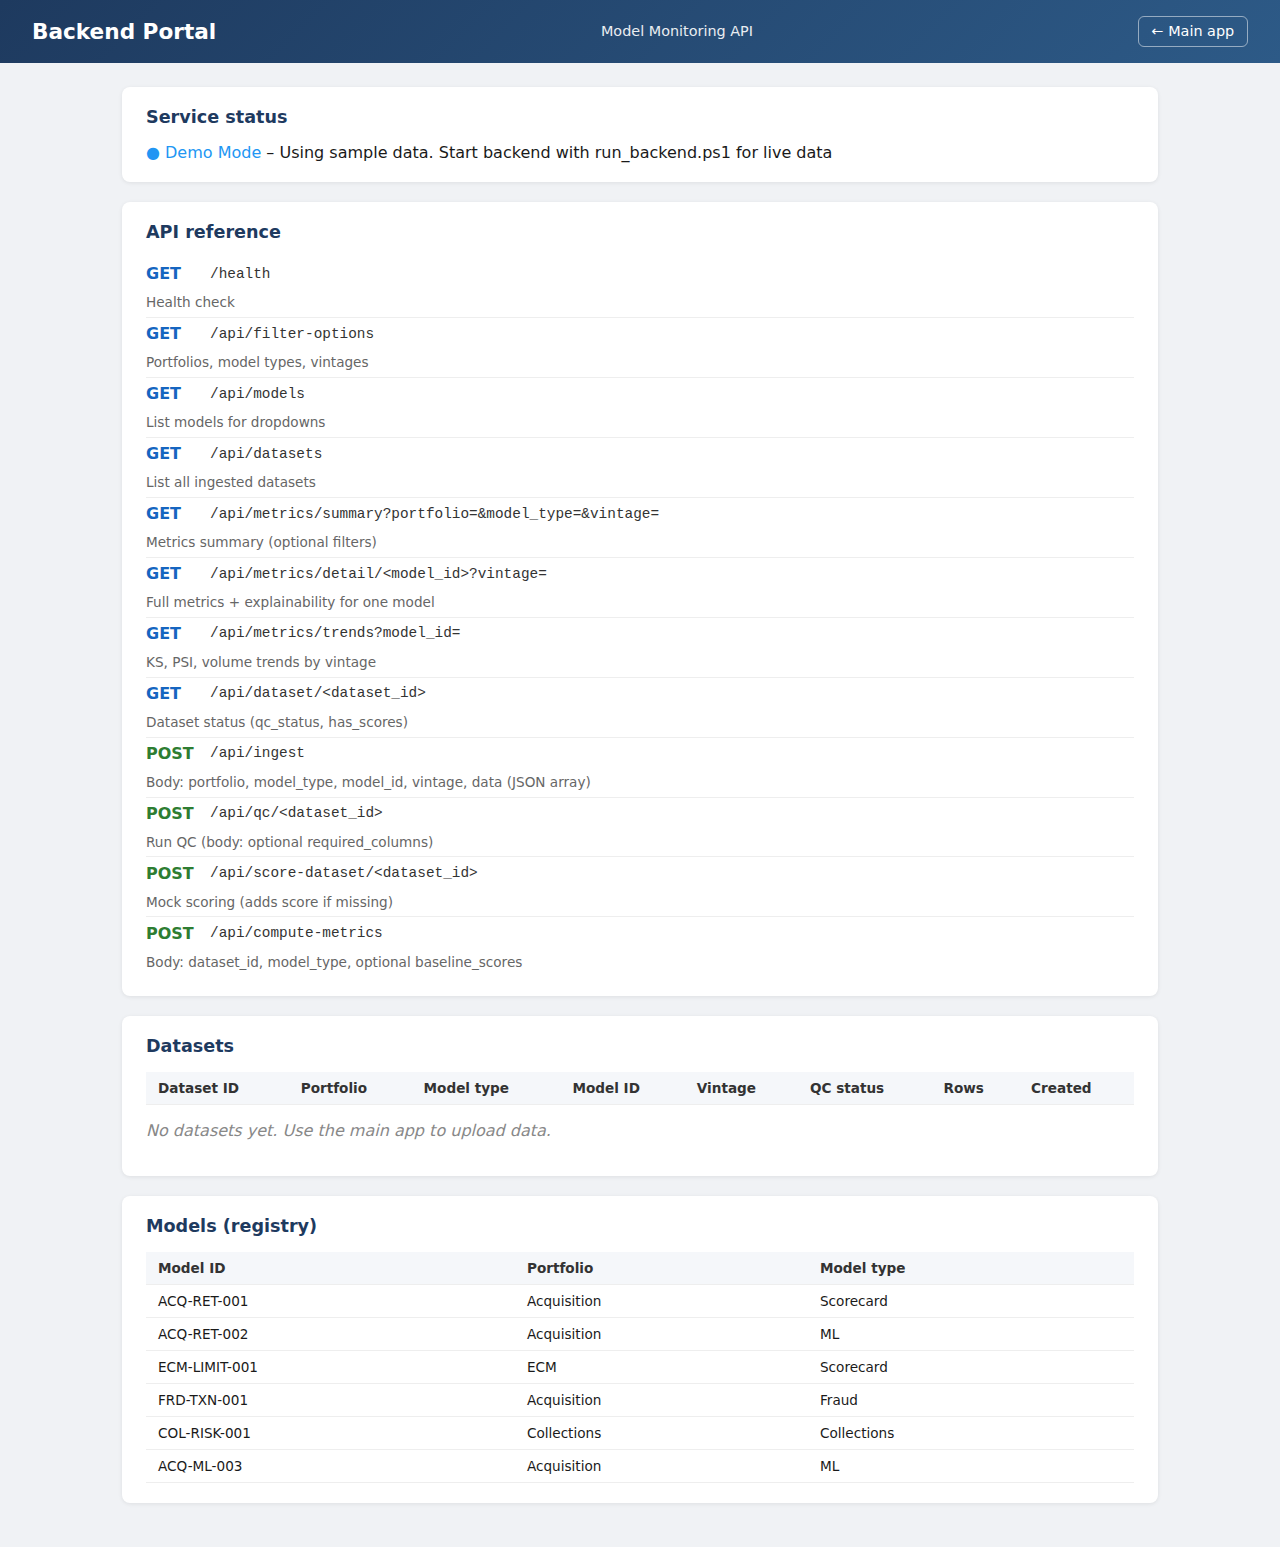
<file: frontend/backend-portal.html>
<!DOCTYPE html>
<html lang="en">
<head>
  <meta charset="UTF-8" />
  <meta name="viewport" content="width=device-width, initial-scale=1.0" />
  <title>Backend Portal | Model Monitoring</title>
  <style>
    * { box-sizing: border-box; }
    body { font-family: 'Segoe UI', system-ui, sans-serif; margin: 0; background: #f0f2f5; color: #1a1a1a; }
    .header {
      background: linear-gradient(135deg, #1e3a5f 0%, #2d5a87 100%);
      color: #fff;
      padding: 1rem 2rem;
      display: flex;
      align-items: center;
      justify-content: space-between;
      flex-wrap: wrap;
      gap: 0.5rem;
    }
    .header h1 { margin: 0; font-size: 1.35rem; }
    .header a {
      color: #fff;
      text-decoration: none;
      padding: 0.4rem 0.8rem;
      border: 1px solid rgba(255,255,255,0.5);
      border-radius: 6px;
      font-size: 0.9rem;
    }
    .header a:hover { background: rgba(255,255,255,0.15); }
    .main { max-width: 1100px; margin: 0 auto; padding: 1.5rem 2rem; }
    .card {
      background: #fff;
      border-radius: 8px;
      padding: 1.25rem 1.5rem;
      margin-bottom: 1.25rem;
      box-shadow: 0 1px 4px rgba(0,0,0,0.08);
    }
    .card h2 { margin: 0 0 1rem 0; font-size: 1.1rem; color: #1e3a5f; }
    .status-ok { color: #2e7d32; font-weight: 600; }
    .status-fail { color: #c62828; font-weight: 600; }
    table { width: 100%; border-collapse: collapse; font-size: 0.85rem; }
    th, td { padding: 0.5rem 0.75rem; text-align: left; border-bottom: 1px solid #eee; }
    th { background: #f5f7fa; font-weight: 600; color: #333; }
    tr:hover { background: #f8f9fb; }
    .loading { color: #666; font-style: italic; }
    .hidden { display: none !important; }
    .api-list { list-style: none; padding: 0; margin: 0; }
    .api-list li { padding: 0.4rem 0; border-bottom: 1px solid #eee; display: flex; flex-wrap: wrap; gap: 0.5rem; align-items: center; }
    .api-list li:last-child { border-bottom: none; }
    .method { font-weight: 600; min-width: 3.5rem; }
    .method.get { color: #1565c0; }
    .method.post { color: #2e7d32; }
    .path { font-family: monospace; font-size: 0.9rem; color: #333; }
    .desc { font-size: 0.85rem; color: #666; width: 100%; margin-top: 0.2rem; }
    .empty { color: #888; font-style: italic; }
  </style>
</head>
<body>
  <header class="header">
    <h1>Backend Portal</h1>
    <span style="opacity:0.9; font-size:0.9rem;">Model Monitoring API</span>
    <a href="index.html">← Main app</a>
  </header>

  <main class="main">
    <section class="card">
      <h2>Service status</h2>
      <div id="health-loading" class="loading">Checking…</div>
      <div id="health-result" class="hidden"></div>
    </section>

    <section class="card">
      <h2>API reference</h2>
      <ul class="api-list">
        <li><span class="method get">GET</span> <span class="path">/health</span><div class="desc">Health check</div></li>
        <li><span class="method get">GET</span> <span class="path">/api/filter-options</span><div class="desc">Portfolios, model types, vintages</div></li>
        <li><span class="method get">GET</span> <span class="path">/api/models</span><div class="desc">List models for dropdowns</div></li>
        <li><span class="method get">GET</span> <span class="path">/api/datasets</span><div class="desc">List all ingested datasets</div></li>
        <li><span class="method get">GET</span> <span class="path">/api/metrics/summary?portfolio=&model_type=&vintage=</span><div class="desc">Metrics summary (optional filters)</div></li>
        <li><span class="method get">GET</span> <span class="path">/api/metrics/detail/&lt;model_id&gt;?vintage=</span><div class="desc">Full metrics + explainability for one model</div></li>
        <li><span class="method get">GET</span> <span class="path">/api/metrics/trends?model_id=</span><div class="desc">KS, PSI, volume trends by vintage</div></li>
        <li><span class="method get">GET</span> <span class="path">/api/dataset/&lt;dataset_id&gt;</span><div class="desc">Dataset status (qc_status, has_scores)</div></li>
        <li><span class="method post">POST</span> <span class="path">/api/ingest</span><div class="desc">Body: portfolio, model_type, model_id, vintage, data (JSON array)</div></li>
        <li><span class="method post">POST</span> <span class="path">/api/qc/&lt;dataset_id&gt;</span><div class="desc">Run QC (body: optional required_columns)</div></li>
        <li><span class="method post">POST</span> <span class="path">/api/score-dataset/&lt;dataset_id&gt;</span><div class="desc">Mock scoring (adds score if missing)</div></li>
        <li><span class="method post">POST</span> <span class="path">/api/compute-metrics</span><div class="desc">Body: dataset_id, model_type, optional baseline_scores</div></li>
      </ul>
    </section>

    <section class="card">
      <h2>Datasets</h2>
      <div id="datasets-loading" class="loading">Loading…</div>
      <div id="datasets-wrap" class="hidden">
        <table>
          <thead>
            <tr>
              <th>Dataset ID</th>
              <th>Portfolio</th>
              <th>Model type</th>
              <th>Model ID</th>
              <th>Vintage</th>
              <th>QC status</th>
              <th>Rows</th>
              <th>Created</th>
            </tr>
          </thead>
          <tbody id="datasets-tbody"></tbody>
        </table>
        <p id="datasets-empty" class="empty hidden">No datasets yet. Use the main app to upload data.</p>
      </div>
    </section>

    <section class="card">
      <h2>Models (registry)</h2>
      <div id="models-loading" class="loading">Loading…</div>
      <div id="models-wrap" class="hidden">
        <table>
          <thead>
            <tr><th>Model ID</th><th>Portfolio</th><th>Model type</th></tr>
          </thead>
          <tbody id="models-tbody"></tbody>
        </table>
      </div>
    </section>
  </main>

  <script src="config.js"></script>
  <script src="mock-data.js"></script>
  <script>
    const API_BASE = (window.__CONFIG__ && window.__CONFIG__.API_BASE) || 'http://127.0.0.1:5000';

    async function checkHealth() {
      const loading = document.getElementById('health-loading');
      const result = document.getElementById('health-result');
      try {
        const res = await fetch(API_BASE + '/health');
        const data = await res.json();
        result.innerHTML = res.ok
          ? '<span class="status-ok">● Live</span> – ' + (data.service || 'model-monitoring') + ' – ' + (data.status || 'ok')
          : '<span class="status-fail">● Error</span> ' + (data.error || res.status);
        result.classList.remove('hidden');
      } catch (e) {
        result.innerHTML = '<span style="color: #2196f3;">● Demo Mode</span> – Using sample data. Start backend with run_backend.ps1 for live data';
        result.classList.remove('hidden');
      }
      loading.classList.add('hidden');
    }

    async function loadDatasets() {
      const loading = document.getElementById('datasets-loading');
      const wrap = document.getElementById('datasets-wrap');
      const tbody = document.getElementById('datasets-tbody');
      const empty = document.getElementById('datasets-empty');
      try {
        const res = await fetch(API_BASE + '/api/datasets');
        const data = await res.json();
        const list = data.datasets || [];
        wrap.classList.remove('hidden');
        loading.classList.add('hidden');
        if (list.length === 0) {
          empty.classList.remove('hidden');
          return;
        }
        empty.classList.add('hidden');
        tbody.innerHTML = list.map(d =>
          `<tr>
            <td>${d.dataset_id}</td>
            <td>${d.portfolio}</td>
            <td>${d.model_type}</td>
            <td>${d.model_id}</td>
            <td>${d.vintage}</td>
            <td>${d.qc_status}</td>
            <td>${d.row_count}</td>
            <td>${d.created_at ? d.created_at.replace('Z','').slice(0,19) : '–'}</td>
          </tr>`
        ).join('');
      } catch (e) {
        // Use mock data in demo mode
        wrap.classList.remove('hidden');
        loading.classList.add('hidden');
        const list = Object.values(window.MOCK_DATA?.datasets || {});
        if (list.length === 0) {
          empty.classList.remove('hidden');
        } else {
          empty.classList.add('hidden');
          tbody.innerHTML = list.map(d =>
            `<tr>
              <td>${d.dataset_id}</td>
              <td>${d.portfolio}</td>
              <td>${d.model_type}</td>
              <td>${d.model_id}</td>
              <td>${d.vintage}</td>
              <td>${d.qc_status}</td>
              <td>${d.row_count}</td>
              <td>–</td>
            </tr>`
          ).join('') || '<tr><td colspan="8" class="empty">No datasets yet. Use the main app to ingest data.</td></tr>';
        }
      }
    }

    async function loadModels() {
      const loading = document.getElementById('models-loading');
      const wrap = document.getElementById('models-wrap');
      const tbody = document.getElementById('models-tbody');
      try {
        const res = await fetch(API_BASE + '/api/models');
        const data = await res.json();
        const list = data.models || [];
        wrap.classList.remove('hidden');
        loading.classList.add('hidden');
        tbody.innerHTML = list.map(m =>
          `<tr><td>${m.model_id}</td><td>${m.portfolio}</td><td>${m.model_type}</td></tr>`
        ).join('');
      } catch (e) {
        // Use mock data in demo mode
        wrap.classList.remove('hidden');
        loading.classList.add('hidden');
        const list = window.MOCK_DATA?.models || [];
        tbody.innerHTML = list.map(m =>
          `<tr><td>${m.model_id}</td><td>${m.portfolio}</td><td>${m.model_type}</td></tr>`
        ).join('');
      }
    }

    checkHealth();
    loadDatasets();
    loadModels();
  </script>
</body>
</html>
</file>
